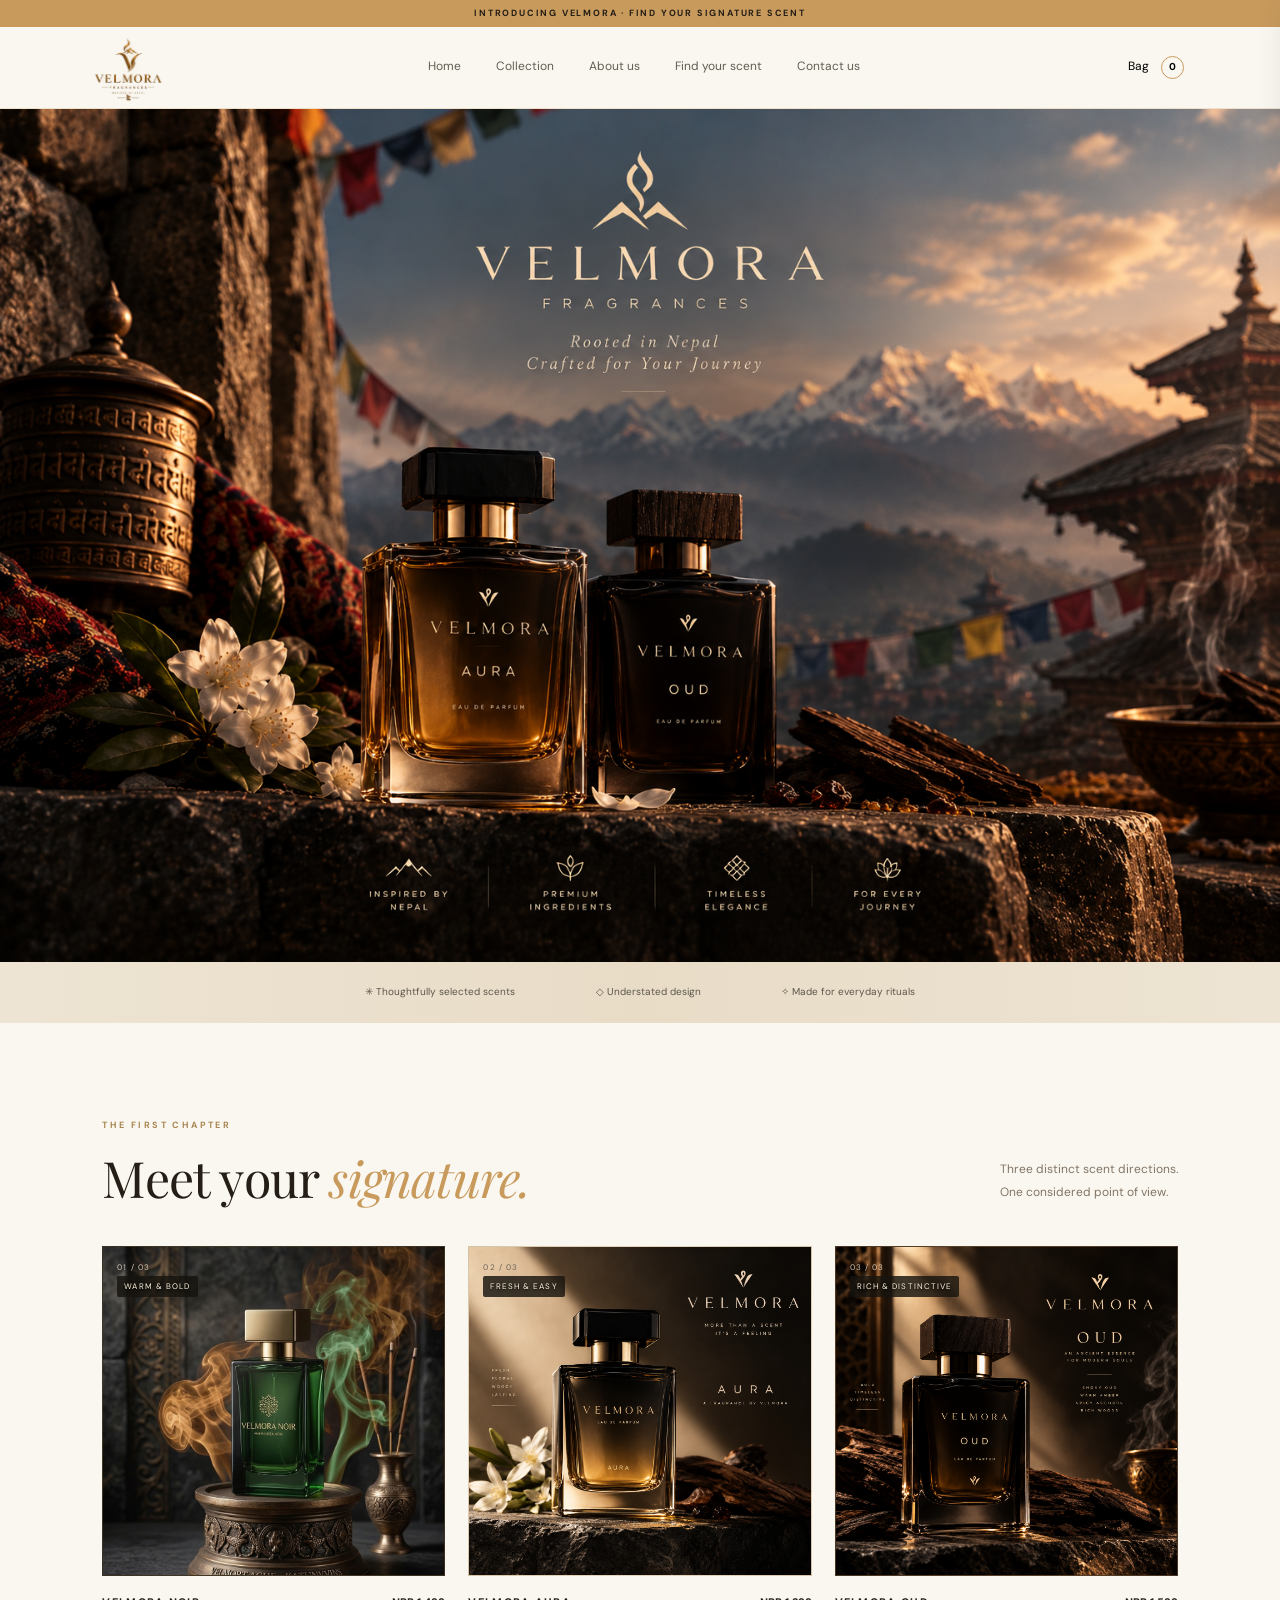
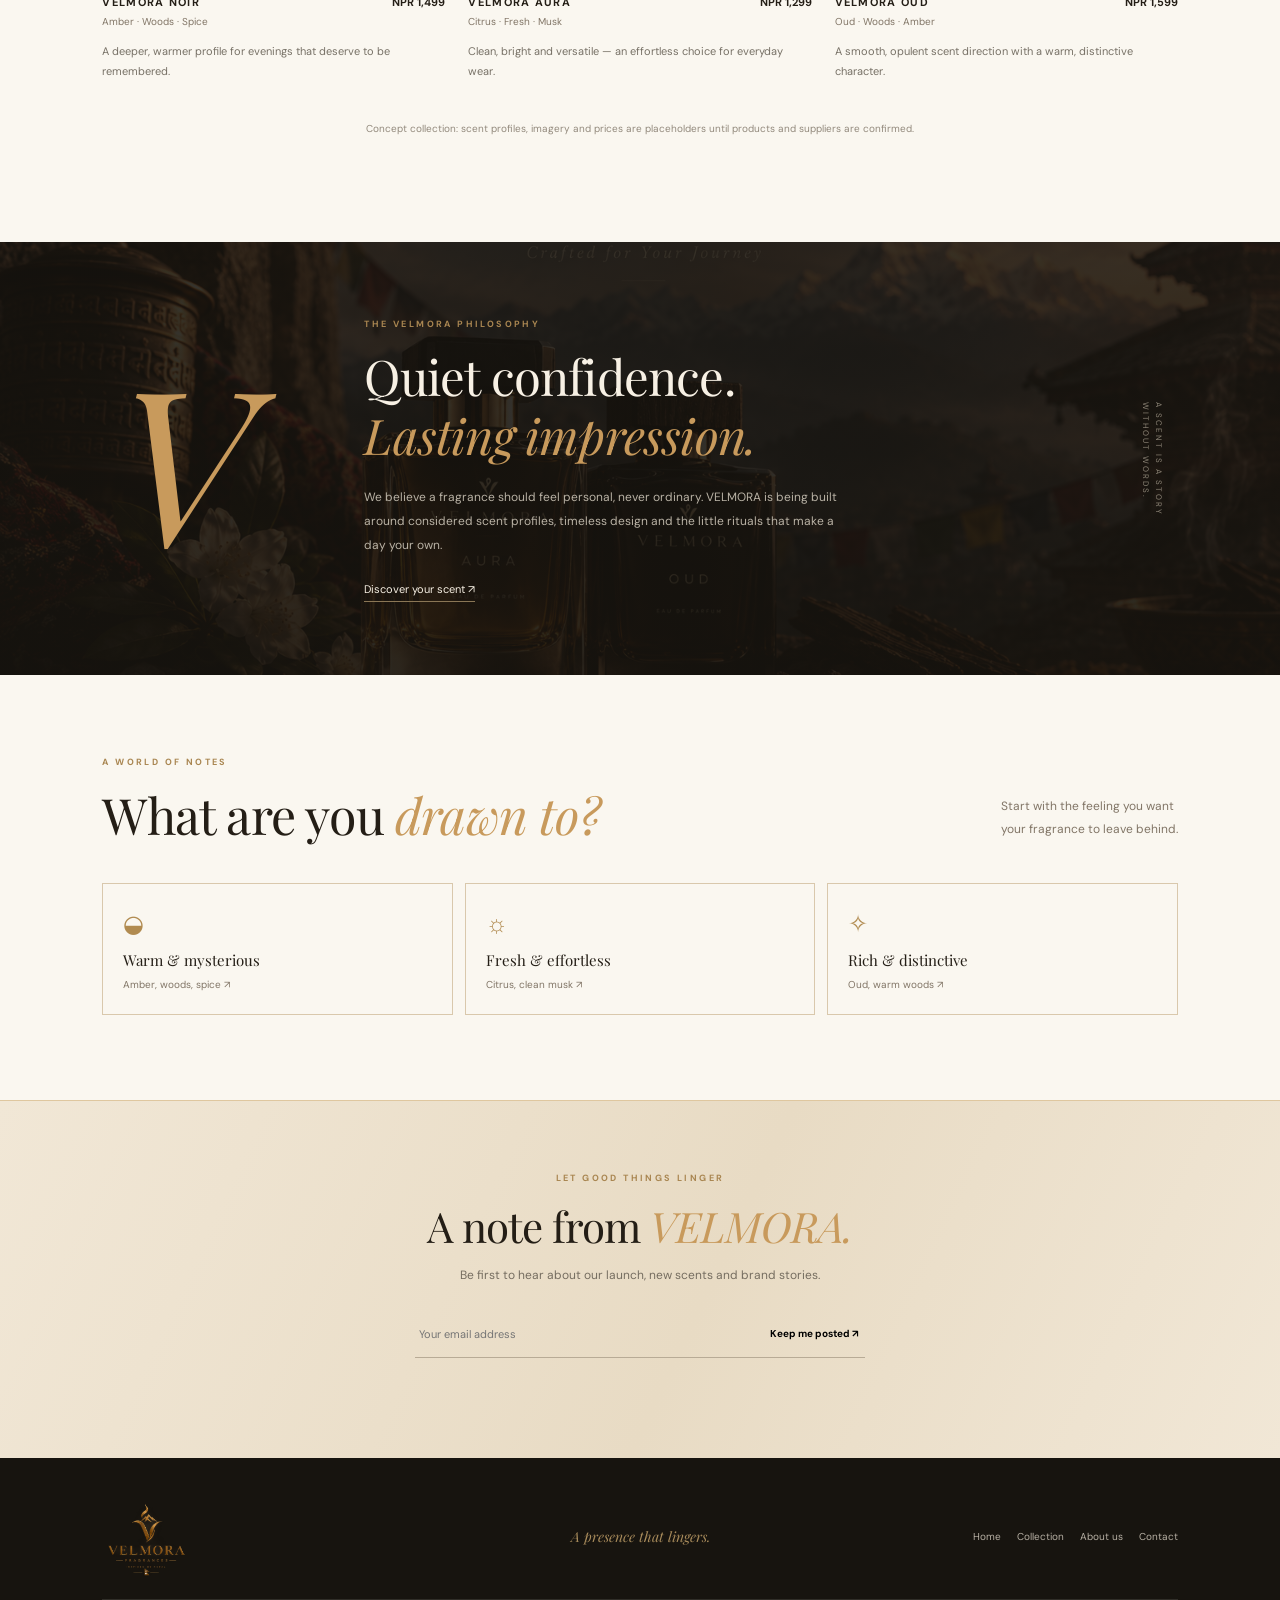
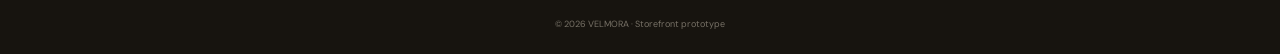
<file: index.html>
<!DOCTYPE html>
<html lang="en">
  <head>
    <meta charset="UTF-8" />
    <meta name="viewport" content="width=device-width, initial-scale=1" />
    <meta
      name="description"
      content="VELMORA fragrances — a presence that lingers."
    />
    <title>VELMORA — A Presence That Lingers</title>
    <link rel="preconnect" href="https://fonts.googleapis.com" />
    <link
      href="https://fonts.googleapis.com/css2?family=DM+Sans:wght@400;500;600;700&family=Playfair+Display:ital,wght@0,400;0,500;1,400;1,500&display=swap"
      rel="stylesheet"
    />
    <link rel="icon" type="image/png" href="vel_logo.png" />
    <link rel="stylesheet" href="style.css" />
  </head>

  <body>
    <div class="announcement">
      INTRODUCING VELMORA · FIND YOUR SIGNATURE SCENT
    </div>

    <header class="header">
      <a class="brand" href="#home">
        <img
          class="brand-logo"
          src="vel_logo.png"
          alt="VELMORA Fragrances — inspired by Nepal"
        />
      </a>

      <button class="menu-toggle" id="menuToggle" aria-label="Toggle menu">
        ☰
      </button>

      <nav id="nav">
        <a href="#home">Home</a>
        <a href="#collection">Collection</a>
        <a href="#story">About us</a>
        <a href="#notes">Find your scent</a>
        <a href="#contact">Contact us</a>
      </nav>

      <button class="bag-button" id="openCart">
        Bag <b id="count">0</b>
      </button>
    </header>

    <main>
      <section class="hero" id="home">
        <img
          class="hero-image"
          src="vel_main.png"
          alt="VELMORA Fragrances — inspired by Nepal"
        />
      </section>

      <section class="values">
        <span>✳ Thoughtfully selected scents</span>
        <span>◇ Understated design</span>
        <span>✧ Made for everyday rituals</span>
      </section>

      <section class="section" id="collection">
        <div class="section-heading">
          <div>
            <p class="eyebrow">THE FIRST CHAPTER</p>
            <h2>Meet your <em>signature.</em></h2>
          </div>
          <p>
            Three distinct scent directions.<br />
            One considered point of view.
          </p>
        </div>

        <div class="products">
          <article class="product">
            <div class="product-art noir">
              <span class="number">01 / 03</span>
              <span class="tag">WARM & BOLD</span>
              <img
                class="product-image"
                src="vel_noir.jpeg"
                alt="VELMORA Noir perfume bottle"
              />
              <button class="add" data-add="noir">
                Add to bag <span>＋</span>
              </button>
            </div>
            <div class="product-row">
              <div>
                <h3>VELMORA NOIR</h3>
                <p>Amber · Woods · Spice</p>
              </div>
              <b>NPR 1,499</b>
            </div>
            <p class="description">
              A deeper, warmer profile for evenings that deserve to be remembered.
            </p>
          </article>

          <article class="product">
            <div class="product-art aura">
              <span class="number">02 / 03</span>
              <span class="tag">FRESH & EASY</span>
              <img
                class="product-image"
                src="vel_aura.png"
                alt="VELMORA Aura perfume bottle"
              />
              <button class="add" data-add="aura">
                Add to bag <span>＋</span>
              </button>
            </div>
            <div class="product-row">
              <div>
                <h3>VELMORA AURA</h3>
                <p>Citrus · Fresh · Musk</p>
              </div>
              <b>NPR 1,299</b>
            </div>
            <p class="description">
              Clean, bright and versatile — an effortless choice for everyday wear.
            </p>
          </article>

          <article class="product">
            <div class="product-art oud">
              <span class="number">03 / 03</span>
              <span class="tag">RICH & DISTINCTIVE</span>
              <img
                class="product-image"
                src="vel_oud.png"
                alt="VELMORA Oud perfume bottle"
              />
              <button class="add" data-add="oud">
                Add to bag <span>＋</span>
              </button>
            </div>
            <div class="product-row">
              <div>
                <h3>VELMORA OUD</h3>
                <p>Oud · Woods · Amber</p>
              </div>
              <b>NPR 1,599</b>
            </div>
            <p class="description">
              A smooth, opulent scent direction with a warm, distinctive character.
            </p>
          </article>
        </div>

        <p class="note">
          Concept collection: scent profiles, imagery and prices are placeholders
          until products and suppliers are confirmed.
        </p>
      </section>

      <section class="manifesto" id="story">
        <div class="big-v">V</div>
        <div>
          <p class="eyebrow">THE VELMORA PHILOSOPHY</p>
          <h2>
            Quiet confidence.<br />
            <em>Lasting impression.</em>
          </h2>
          <p>
            We believe a fragrance should feel personal, never ordinary. VELMORA
            is being built around considered scent profiles, timeless design and
            the little rituals that make a day your own.
          </p>
          <a class="light-link" href="#notes">Discover your scent ↗</a>
        </div>
        <small>A SCENT IS A STORY<br />WITHOUT WORDS.</small>
      </section>

      <section class="section notes" id="notes">
        <div class="section-heading">
          <div>
            <p class="eyebrow">A WORLD OF NOTES</p>
            <h2>What are you <em>drawn to?</em></h2>
          </div>
          <p>
            Start with the feeling you want<br />
            your fragrance to leave behind.
          </p>
        </div>

        <div class="note-grid">
          <button data-note="noir">
            <span>◒</span>
            <strong>Warm & mysterious</strong>
            <small>Amber, woods, spice ↗</small>
          </button>
          <button data-note="aura">
            <span>☼</span>
            <strong>Fresh & effortless</strong>
            <small>Citrus, clean musk ↗</small>
          </button>
          <button data-note="oud">
            <span>✧</span>
            <strong>Rich & distinctive</strong>
            <small>Oud, warm woods ↗</small>
          </button>
        </div>
      </section>

      <section class="newsletter">
        <p class="eyebrow">LET GOOD THINGS LINGER</p>
        <h2>A note from <em>VELMORA.</em></h2>
        <p>
          Be first to hear about our launch, new scents and brand stories.
        </p>

        <form id="newsletter">
          <input
            type="email"
            id="email"
            placeholder="Your email address"
            required
          />
          <button>Keep me posted ↗</button>
        </form>
        <small id="newsMessage"></small>
      </section>
    </main>

    <footer id="contact">
      <a class="brand" href="#home">
        <img
          class="brand-logo"
          src="vel_logo.png"
          alt="VELMORA Fragrances — inspired by Nepal"
        />
      </a>
      <p>A presence that lingers.</p>
      <div>
        <a href="#home">Home</a>
        <a href="#collection">Collection</a>
        <a href="#story">About us</a>
        <a href="mailto:ashishbasnet768@gmail.com">Contact</a>
      </div>
      <small>© <span id="year"></span> VELMORA · Storefront prototype</small>
    </footer>

    <div class="shade" id="shade"></div>

    <aside class="cart" id="cart">
      <div class="cart-head">
        <div>
          <p class="eyebrow">YOUR SELECTION</p>
          <h2>Your bag <small id="bagCount">(0)</small></h2>
        </div>
        <button id="closeCart" aria-label="Close cart">×</button>
      </div>

      <div id="cartItems" class="cart-items"></div>

      <div class="cart-bottom">
        <div>
          <span>Subtotal</span>
          <strong id="subtotal">NPR 0</strong>
        </div>
        <p>Delivery fees, if any, are not included.</p>
        <button class="gold-button" id="checkout">Continue to order ↗</button>
        <small>Demo only — no payment is processed.</small>
      </div>
    </aside>

    <dialog id="orderDialog">
      <button class="dialog-close" id="closeDialog">×</button>
      <p class="eyebrow">VELMORA ORDER ENQUIRY</p>
      <h2>Almost <em>yours.</em></h2>
      <p class="dialog-intro">
        This demo creates a sample order summary only. It does not send an order
        or process payment.
      </p>

      <form id="orderForm">
        <label>
          Full name
          <input id="customerName" required placeholder="Your name" />
        </label>
        <label>
          Phone number
          <input
            id="phone"
            required
            placeholder="98XXXXXXXX"
            inputmode="tel"
          />
        </label>
        <label>
          Delivery address
          <textarea
            id="address"
            required
            rows="2"
            placeholder="Your address in Nepal"
          ></textarea>
        </label>
        <button class="gold-button">Create sample order ↗</button>
      </form>

      <p id="orderResult"></p>
    </dialog>

    <div class="toast" id="toast"></div>

    <script src="script.js"></script>
  </body>
</html>
</file>
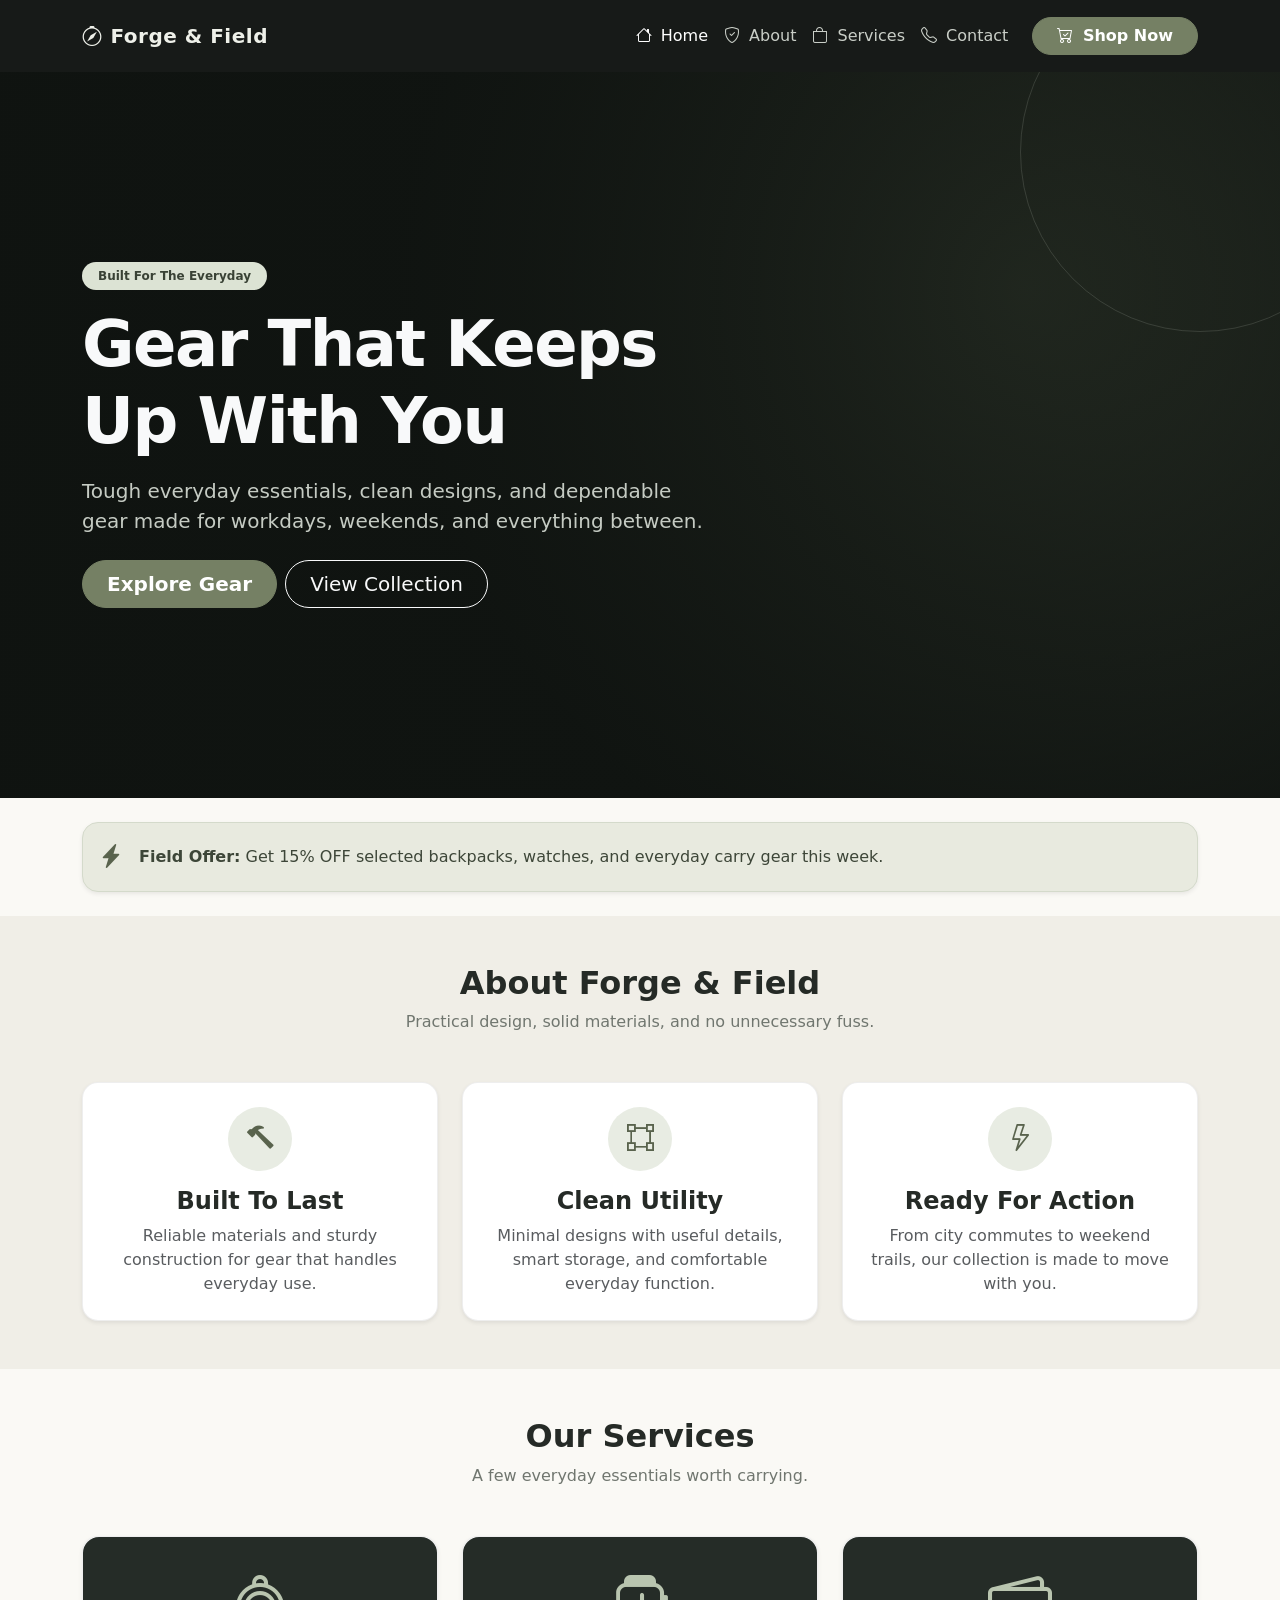
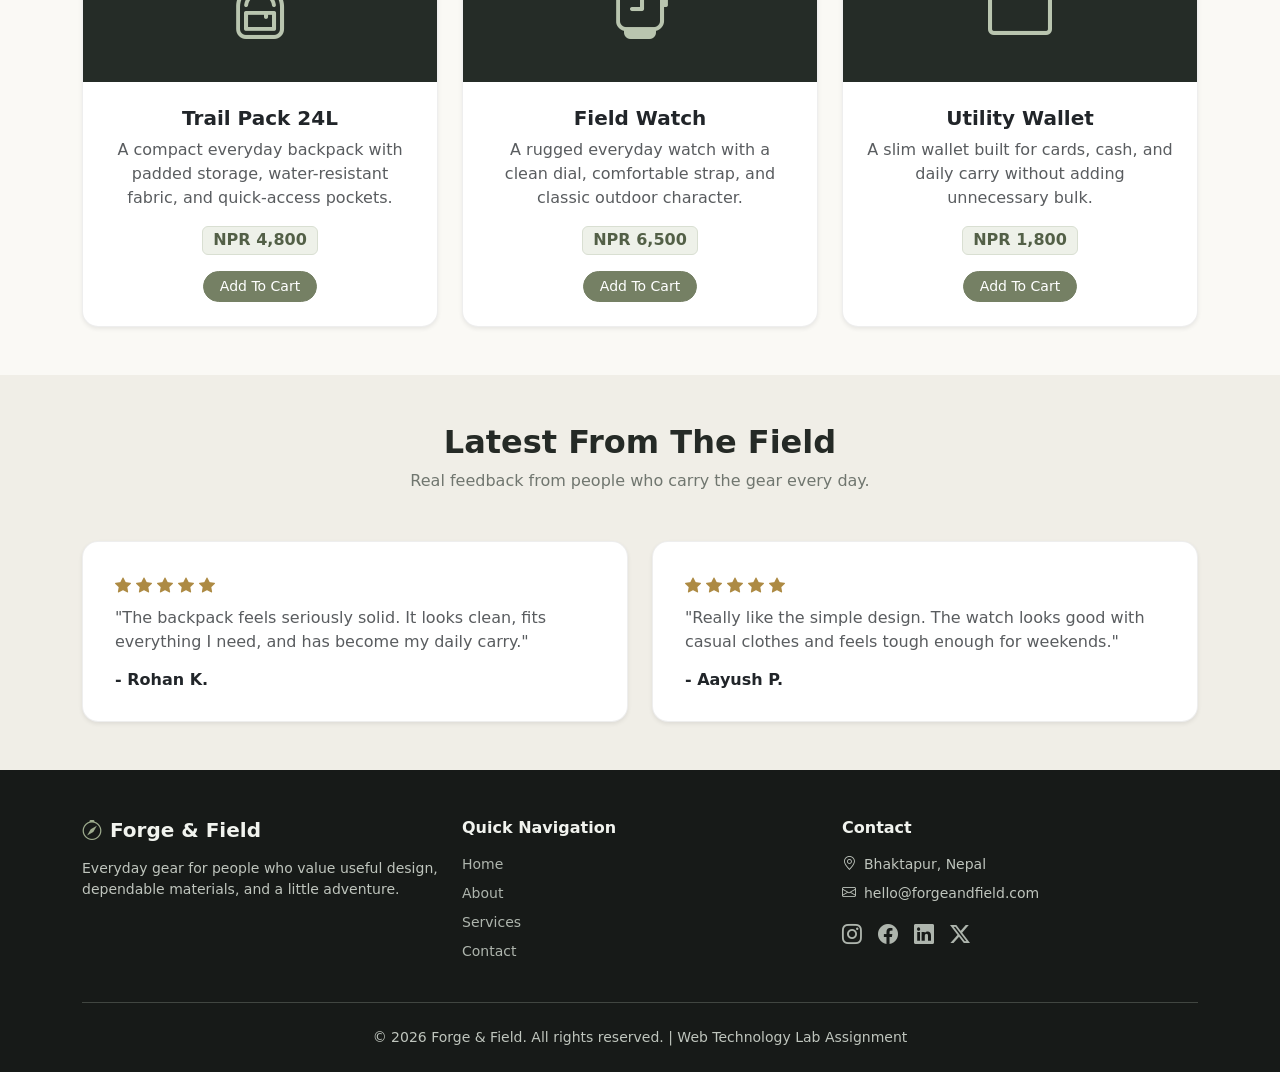
<file: 18..ashish.html>
<!DOCTYPE html>
<html lang="en">
<head>
    <meta charset="UTF-8">
    <meta name="viewport" content="width=device-width, initial-scale=1.0">
    <title>Forge & Field - Men's Gear</title>
    <link href="https://cdn.jsdelivr.net/npm/bootstrap@5.3.3/dist/css/bootstrap.min.css" rel="stylesheet">
    <link href="https://cdn.jsdelivr.net/npm/bootstrap-icons@1.11.3/font/bootstrap-icons.min.css" rel="stylesheet">
    <link rel="stylesheet" href="forge-field.css">
</head>
<body>
<nav class="navbar navbar-expand-lg navbar-dark sticky-top py-3">
    <div class="container">
        <a class="navbar-brand fw-bold" href="#home">
            <i class="bi bi-compass me-2"></i>Forge & Field
        </a>
        <button class="navbar-toggler" type="button" data-bs-toggle="collapse"
            data-bs-target="#navbarNav" aria-label="Toggle navigation">
            <span class="navbar-toggler-icon"></span>
        </button>
        <div class="collapse navbar-collapse" id="navbarNav">
            <ul class="navbar-nav ms-auto align-items-center">
                <li class="nav-item">
                    <a class="nav-link active" href="#home">
                        <i class="bi bi-house me-1"></i> Home
                    </a>
                </li>
                <li class="nav-item">
                    <a class="nav-link" href="#about">
                        <i class="bi bi-shield-check me-1"></i> About
                    </a>
                </li>
                <li class="nav-item">
                    <a class="nav-link" href="#products">
                        <i class="bi bi-bag me-1"></i> Services
                    </a>
                </li>
                <li class="nav-item me-lg-3">
                    <a class="nav-link" href="#contact">
                        <i class="bi bi-telephone me-1"></i> Contact
                    </a>
                </li>
                <li class="nav-item mt-2 mt-lg-0">
                    <button class="btn btn-olive rounded-pill px-4 fw-semibold"
                        data-bs-toggle="modal" data-bs-target="#orderModal">
                        <i class="bi bi-cart-check me-1"></i> Shop Now
                    </button>
                </li></ul></div></div></nav>
<section id="home" class="hero-section text-light">
    <div class="container py-5">
        <div class="row align-items-center min-vh-75">
            <div class="col-lg-7">
                <span class="badge hero-badge rounded-pill px-3 py-2 mb-3">
                    Built For The Everyday
                </span>
                <h1 class="display-3 fw-bold mb-3">
                    Gear That Keeps Up With You
                </h1>
                <p class="lead mb-4">
                    Tough everyday essentials, clean designs, and dependable gear
                    made for workdays, weekends, and everything between.
                </p>
                <div class="d-grid gap-2 d-sm-flex">
                    <button class="btn btn-olive btn-lg px-4 rounded-pill fw-semibold"
                        data-bs-toggle="modal" data-bs-target="#orderModal">
                        Explore Gear
                    </button>
                    <a href="#products" class="btn btn-outline-light btn-lg px-4 rounded-pill">
                        View Collection
                    </a></div></div></div></div></section>
<div class="container my-4">
    <div class="alert offer-alert rounded-4 shadow-sm d-flex align-items-center" role="alert">
        <i class="bi bi-lightning-charge-fill me-3 fs-4"></i>
        <div>
            <strong>Field Offer:</strong>
            Get 15% OFF selected backpacks, watches, and everyday carry gear this week.</div></div></div>
<section id="about" class="py-5 section-muted">
    <div class="container">
        <div class="text-center mb-5">
            <h2 class="fw-bold">About Forge & Field</h2>
            <p class="section-subtitle">
                Practical design, solid materials, and no unnecessary fuss.
            </p></div>
        <div class="row g-4 text-center">
            <div class="col-12 col-md-4">
                <div class="feature-card p-4 rounded-4 shadow-sm h-100">
                    <div class="feature-icon mb-3">
                        <i class="bi bi-hammer"></i></div>
                    <h4 class="fw-semibold">Built To Last</h4>
                    <p class="text-muted mb-0">
                        Reliable materials and sturdy construction for gear
                        that handles everyday use.
                    </p></div></div>
            <div class="col-12 col-md-4">
                <div class="feature-card p-4 rounded-4 shadow-sm h-100">
                    <div class="feature-icon mb-3">
                        <i class="bi bi-bounding-box"></i></div>
                    <h4 class="fw-semibold">Clean Utility</h4>
                    <p class="text-muted mb-0">
                        Minimal designs with useful details, smart storage,
                        and comfortable everyday function.
                    </p></div></div>
            <div class="col-12 col-md-4">
                <div class="feature-card p-4 rounded-4 shadow-sm h-100">
                    <div class="feature-icon mb-3">
                        <i class="bi bi-lightning"></i></div>
                    <h4 class="fw-semibold">Ready For Action</h4>
                    <p class="text-muted mb-0">
                        From city commutes to weekend trails, our collection
                        is made to move with you.
                    </p></div></div></div></div></section>
<section id="products" class="py-5">
    <div class="container">
        <div class="text-center mb-5">
            <h2 class="fw-bold">Our Services</h2>
            <p class="section-subtitle">
                A few everyday essentials worth carrying.
            </p></div>
        <div class="row g-4">
            <div class="col-12 col-md-6 col-lg-4">
                <div class="card product-card h-100 border-0 shadow-sm rounded-4">
                    <div class="product-icon">
                        <i class="bi bi-backpack"></i></div>
                    <div class="card-body p-4 text-center">
                        <h5 class="card-title fw-bold">Trail Pack 24L</h5>
                        <p class="card-text text-muted">
                            A compact everyday backpack with padded storage,
                            water-resistant fabric, and quick-access pockets.
                        </p>
                        <span class="badge price-badge mb-3 fs-6">NPR 4,800</span><br>
                        <button class="btn btn-sm btn-olive rounded-pill px-3"
                            data-bs-toggle="modal" data-bs-target="#orderModal">
                            Add To Cart
                        </button></div></div></div>
            <div class="col-12 col-md-6 col-lg-4">
                <div class="card product-card h-100 border-0 shadow-sm rounded-4">
                    <div class="product-icon">
                        <i class="bi bi-smartwatch"></i></div>
                    <div class="card-body p-4 text-center">
                        <h5 class="card-title fw-bold">Field Watch</h5>
                        <p class="card-text text-muted">
                            A rugged everyday watch with a clean dial,
                            comfortable strap, and classic outdoor character.
                        </p>
                        <span class="badge price-badge mb-3 fs-6">NPR 6,500</span><br>
                        <button class="btn btn-sm btn-olive rounded-pill px-3"
                            data-bs-toggle="modal" data-bs-target="#orderModal">
                            Add To Cart
                        </button></div></div></div>
            <div class="col-12 col-md-6 col-lg-4">
                <div class="card product-card h-100 border-0 shadow-sm rounded-4">
                    <div class="product-icon">
                        <i class="bi bi-wallet2"></i></div>
                    <div class="card-body p-4 text-center">
                        <h5 class="card-title fw-bold">Utility Wallet</h5>
                        <p class="card-text text-muted">
                            A slim wallet built for cards, cash, and daily carry
                            without adding unnecessary bulk.
                        </p>
                        <span class="badge price-badge mb-3 fs-6">NPR 1,800</span><br>
                        <button class="btn btn-sm btn-olive rounded-pill px-3"
                            data-bs-toggle="modal" data-bs-target="#orderModal">
                            Add To Cart
                        </button></div></div></div></div></div></section>
<section id="reviews" class="py-5 section-muted">
    <div class="container">
        <div class="text-center mb-5">
            <h2 class="fw-bold">Latest From The Field</h2>
            <p class="section-subtitle">
                Real feedback from people who carry the gear every day.
            </p></div>
        <div class="row g-4">
            <div class="col-12 col-md-6">
                <div class="card review-card border-0 shadow-sm rounded-4 p-3">
                    <div class="card-body">
                        <div class="text-warning mb-2">
                            <i class="bi bi-star-fill"></i>
                            <i class="bi bi-star-fill"></i>
                            <i class="bi bi-star-fill"></i>
                            <i class="bi bi-star-fill"></i>
                            <i class="bi bi-star-fill"></i></div>
                        <p class="card-text text-muted">
                            "The backpack feels seriously solid. It looks clean,
                            fits everything I need, and has become my daily carry."
                        </p>
                        <h6 class="fw-bold mb-0">- Rohan K.</h6></div></div></div>
            <div class="col-12 col-md-6">
                <div class="card review-card border-0 shadow-sm rounded-4 p-3">
                    <div class="card-body">
                        <div class="text-warning mb-2">
                            <i class="bi bi-star-fill"></i>
                            <i class="bi bi-star-fill"></i>
                            <i class="bi bi-star-fill"></i>
                            <i class="bi bi-star-fill"></i>
                            <i class="bi bi-star-fill"></i></div>
                        <p class="card-text text-muted">
                            "Really like the simple design. The watch looks good
                            with casual clothes and feels tough enough for weekends."
                        </p>
                        <h6 class="fw-bold mb-0">- Aayush P.</h6></div></div></div></div></div></section>
<div class="modal fade" id="orderModal" tabindex="-1"
    aria-labelledby="orderModalLabel" aria-hidden="true">
    <div class="modal-dialog modal-dialog-centered">
        <div class="modal-content rounded-4">
            <div class="modal-header border-0">
                <h5 class="modal-title fw-bold" id="orderModalLabel">
                    <i class="bi bi-bag-check me-2"></i>Reserve Your Gear
                </h5>
                <button type="button" class="btn-close"
                    data-bs-dismiss="modal" aria-label="Close"></button></div>
            <div class="modal-body">
                <form>
                    <div class="mb-3">
                        <label class="form-label small fw-semibold">Your Name</label>
                        <input type="text" class="form-control"
                            placeholder="e.g. Ashish B." required></div>
                    <div class="mb-3">
                        <label class="form-label small fw-semibold">Phone Number</label>
                        <input type="tel" class="form-control"
                            placeholder="98XXXXXXXX" required></div>
                    <div class="mb-3">
                        <label class="form-label small fw-semibold">Select Gear</label>
                        <select class="form-select" required>
                            <option selected disabled>Choose gear...</option>
                            <option>Trail Pack 24L</option>
                            <option>Field Watch</option>
                            <option>Utility Wallet</option>
                        </select></div>
                    <div class="row">
                        <div class="col-6 mb-3">
                            <label class="form-label small fw-semibold">Date</label>
                            <input type="date" class="form-control" required></div>
                        <div class="col-6 mb-3">
                            <label class="form-label small fw-semibold">Quantity</label>
                            <input type="number" class="form-control"
                                min="1" value="1" required></div></div>
                    <button type="submit"
                        class="btn btn-olive w-100 rounded-pill py-2 fw-semibold">
                        Confirm Order
                    </button></form></div></div></div></div>
<footer id="contact" class="pt-5 pb-4">
    <div class="container">
        <div class="row g-4">
            <div class="col-12 col-md-4">
                <h5 class="fw-bold mb-3">
                    <i class="bi bi-compass me-2"></i>Forge & Field
                </h5>
                <p class="small">
                    Everyday gear for people who value useful design,
                    dependable materials, and a little adventure.
                </p></div>
            <div class="col-6 col-md-4">
                <h6 class="fw-bold mb-3">Quick Navigation</h6>
                <ul class="list-unstyled small">
                    <li class="mb-2"><a href="#home">Home</a></li>
                    <li class="mb-2"><a href="#about">About</a></li>
                    <li class="mb-2"><a href="#products">Services</a></li>
                    <li class="mb-2"><a href="#contact">Contact</a></li></ul></div>
            <div class="col-6 col-md-4">
                <h6 class="fw-bold mb-3">Contact</h6>
                <p class="small mb-2">
                    <i class="bi bi-geo-alt me-2"></i>Bhaktapur, Nepal
                </p>
                <p class="small mb-3">
                    <i class="bi bi-envelope me-2"></i>hello@forgeandfield.com
                </p>
                <div class="d-flex gap-3 fs-5">
                    <a href="#"><i class="bi bi-instagram"></i></a>
                    <a href="#"><i class="bi bi-facebook"></i></a>
                    <a href="#"><i class="bi bi-linkedin"></i></a>
                    <a href="#"><i class="bi bi-twitter-x"></i></a></div></div></div>
        <hr class="my-4">
        <div class="text-center small">
            &copy; 2026 Forge & Field. All rights reserved. |
            Web Technology Lab Assignment</div></div></footer>
<script src="https://cdn.jsdelivr.net/npm/bootstrap@5.3.3/dist/js/bootstrap.bundle.min.js"></script>
</body>
</html>
</file>
<file: style.css>
:root {
  --black: #17140f;
  --gold: #c89a5c;
  --gold2: #e4c28b;
  --paper: #faf7f0;
  --ink: #241e16;
  --muted: #817566;
  --line: #e4d9c7;
  --serif: 'Playfair Display', Georgia, serif;
  --sans: 'DM Sans', Arial, sans-serif;
}

* {
  box-sizing: border-box;
}

html {
  scroll-behavior: smooth;
  scroll-padding-top: 90px;
}

body {
  margin: 0;
  background: var(--paper);
  color: var(--ink);
  font: 14px/1.65 var(--sans);
}

a {
  color: inherit;
  text-decoration: none;
}

button,
input,
textarea {
  font: inherit;
}

button {
  cursor: pointer;
}

.announcement {
  background: var(--gold);
  text-align: center;
  padding: 6px 10px;
  font-size: 9px;
  font-weight: 700;
  letter-spacing: 1.8px;
}

.header {
  height: 82px;
  padding: 0 7%;
  display: flex;
  align-items: center;
  justify-content: space-between;
  background: rgb(250 247 240 / 96%);
  border-bottom: 1px solid rgb(200 154 92 / 24%);
  position: sticky;
  top: 0;
  z-index: 10;
}

.brand {
  display: flex;
  align-items: center;
  flex: 0 0 auto;
}

.brand-logo {
  display: block;
  width: 76px;
  height: 76px;
  object-fit: contain;
}

.monogram {
  font: italic 36px var(--serif);
  color: var(--gold);
}

nav {
  display: flex;
  gap: 35px;
  font-size: 12px;
  color: #625d53;
}

nav a:hover,
footer a:hover {
  color: #b1874c;
}

.bag-button {
  border: 0;
  background: none;
  font-size: 12px;
}

.bag-button b {
  display: inline-grid;
  place-items: center;
  width: 23px;
  height: 23px;
  border: 1px solid var(--gold);
  border-radius: 50%;
  margin-left: 9px;
  font-size: 10px;
}

.menu-toggle {
  display: none;
}

.hero {
  background: var(--black);
  overflow: hidden;
}

.hero-image {
  display: block;
  width: 100%;
  height: auto;
}

.eyebrow {
  font-size: 9px;
  letter-spacing: 2.4px;
  color: #a98651;
  font-weight: 700;
  margin: 0 0 15px;
}

h2 em {
  color: var(--gold);
  font-weight: 400;
}

.gold-button {
  display: inline-flex;
  align-items: center;
  justify-content: space-between;
  gap: 22px;
  background: var(--gold);
  border: 0;
  color: #1c1811;
  padding: 14px 19px;
  font-size: 10px;
  font-weight: 700;
  letter-spacing: 0.4px;
}

.gold-button:hover {
  background: var(--gold2);
}

.values {
  background: linear-gradient(90deg, #eee4d3, #e8dcc7 50%, #eee4d3);
  display: flex;
  justify-content: center;
  gap: 7%;
  flex-wrap: wrap;
  padding: 22px 5%;
  font-size: 10px;
  color: #5d564b;
}

.section {
  padding: 95px 8%;
}

.section-heading {
  display: flex;
  align-items: end;
  justify-content: space-between;
  gap: 25px;
  margin-bottom: 38px;
}

.section-heading h2,
.manifesto h2,
.newsletter h2 {
  font: 400 clamp(35px, 4vw, 50px) / 1.2 var(--serif);
  margin: 0;
  letter-spacing: -0.8px;
}

.section-heading > p {
  font-size: 12px;
  color: var(--muted);
  margin: 0 0 4px;
  line-height: 1.9;
}

.products {
  display: grid;
  grid-template-columns: repeat(3, minmax(0, 1fr));
  gap: 23px;
}

.product-art {
  height: 330px;
  position: relative;
  display: grid;
  place-items: center;
  overflow: hidden;
  border: 1px solid rgb(200 154 92 / 20%);
}

.noir {
  background: radial-gradient(ellipse, #59472e, #29251d 48%, #171612);
}

.aura {
  background: radial-gradient(ellipse, #fffdf6, #e8e0d2 70%, #d7cbb7);
}

.oud {
  background: radial-gradient(ellipse, #7c5934, #49321f 55%, #251a12);
}

.noir .product-image,
.aura .product-image,
.oud .product-image {
  position: absolute;
  inset: 0;
  width: 100%;
  height: 100%;
  object-fit: cover;
  transition: transform 0.35s;
}

.number,
.tag {
  position: absolute;
  z-index: 1;
  top: 14px;
  font-size: 8px;
  letter-spacing: 1.1px;
  color: #d2c6b2;
}

.number {
  left: 14px;
}

.tag {
  left: 14px;
  top: 29px;
}

.tag {
  padding: 4px 7px;
  background: rgb(23 20 15 / 82%);
  border-radius: 2px;
  color: #fff4df;
  text-shadow: 0 1px 3px #000;
}

.aura .number {
  color: #6a6257;
}

.product:hover .product-image {
  transform: scale(1.035);
}

.add {
  position: absolute;
  z-index: 1;
  bottom: 12px;
  left: 12px;
  right: 12px;
  border: 0;
  background: #faf5e9;
  padding: 11px 13px;
  display: flex;
  justify-content: space-between;
  font-size: 10px;
  opacity: 0;
  transform: translateY(6px);
  transition: 0.2s;
}

.product:hover .add,
.add:focus {
  opacity: 1;
  transform: none;
}

.product-row {
  display: flex;
  justify-content: space-between;
  gap: 8px;
  margin-top: 17px;
}

.product-row h3 {
  font-size: 11px;
  letter-spacing: 1.3px;
  margin: 0 0 3px;
}

.product-row p {
  font-size: 10px;
  color: var(--muted);
  margin: 0;
}

.product-row > b {
  font-size: 11px;
  white-space: nowrap;
}

.description {
  font-size: 11px;
  color: #777166;
  line-height: 1.8;
  margin-top: 12px;
}

.note {
  text-align: center;
  color: #92897c;
  font-size: 10px;
  margin-top: 28px;
}

.manifesto {
  background:
    linear-gradient(rgb(23 20 15 / 86%), rgb(23 20 15 / 91%)),
    url('../vel_main.png') center 58% / cover no-repeat;
  color: #f7f0e4;
  padding: 75px 9%;
  display: grid;
  grid-template-columns: 0.7fr 2fr 0.5fr;
  gap: 35px;
  align-items: center;
}

.big-v {
  font: italic clamp(120px, 17vw, 220px) / 1 var(--serif);
  color: var(--gold);
}

.manifesto h2 {
  font-size: clamp(35px, 4vw, 49px);
}

.manifesto div:nth-child(2) > p:not(.eyebrow) {
  max-width: 480px;
  color: #b9b2a5;
  font-size: 12px;
  line-height: 2;
  margin: 20px 0;
}

.light-link {
  font-size: 11px;
  border-bottom: 1px solid #8a7655;
  padding-bottom: 5px;
}

.manifesto > small {
  writing-mode: vertical-rl;
  font-size: 8px;
  letter-spacing: 2px;
  color: #8d8577;
}

.notes {
  padding-top: 80px;
  padding-bottom: 85px;
}

.note-grid {
  display: grid;
  grid-template-columns: repeat(3, 1fr);
  gap: 12px;
}

.note-grid button {
  display: flex;
  flex-direction: column;
  align-items: flex-start;
  text-align: left;
  gap: 7px;
  background: transparent;
  border: 1px solid #d9c8ac;
  padding: 20px;
  color: var(--ink);
}

.note-grid button:hover {
  background: #f2e7d4;
  border-color: var(--gold);
}

.note-grid span {
  font-size: 24px;
  color: #b18b50;
}

.note-grid strong {
  font: 15px var(--serif);
}

.note-grid small {
  font-size: 10px;
  color: var(--muted);
}

.newsletter {
  text-align: center;
  background: linear-gradient(115deg, #f1e7d6, #e8dbc4 55%, #f1e7d6);
  padding: 70px 20px;
  border-top: 1px solid #dfc79f;
}

.newsletter h2 {
  font-size: 42px;
}

.newsletter > p:not(.eyebrow) {
  font-size: 12px;
  color: #756d60;
  margin: 15px 0 25px;
}

.newsletter form {
  display: flex;
  max-width: 450px;
  margin: auto;
  border-bottom: 1px solid #b8ab96;
}

.newsletter input {
  flex: 1;
  min-width: 0;
  border: 0;
  background: transparent;
  padding: 14px 4px;
  outline-color: var(--gold);
  font-size: 11px;
}

.newsletter button {
  border: 0;
  background: none;
  font-size: 10px;
  font-weight: 700;
  white-space: nowrap;
}

.newsletter > small {
  display: block;
  min-height: 20px;
  color: #765d33;
  font-size: 10px;
  margin-top: 10px;
}

footer {
  background: var(--black);
  color: #b7b0a4;
  padding: 35px 8% 22px;
  display: grid;
  grid-template-columns: 1fr 1fr 1fr;
  align-items: center;
  gap: 18px;
}

footer .brand {
  color: #eee5d7;
}

footer .brand-logo {
  width: 88px;
  height: 88px;
}

footer > p {
  text-align: center;
  font: italic 14px var(--serif);
  color: #a88b5b;
}

footer > div {
  display: flex;
  justify-content: flex-end;
  gap: 16px;
  font-size: 10px;
}

footer > small {
  grid-column: 1 / -1;
  text-align: center;
  border-top: 1px solid #302e28;
  padding-top: 17px;
  color: #777166;
  font-size: 9px;
}

.shade {
  position: fixed;
  inset: 0;
  background: #0008;
  z-index: 19;
  opacity: 0;
  visibility: hidden;
  transition: 0.25s;
}

.shade.show {
  opacity: 1;
  visibility: visible;
}

.cart {
  position: fixed;
  z-index: 20;
  top: 0;
  right: 0;
  width: min(420px, 100%);
  height: 100dvh;
  background: var(--paper);
  padding: 25px;
  display: flex;
  flex-direction: column;
  transform: translateX(105%);
  transition: 0.3s;
  box-shadow: -10px 0 35px #0002;
}

.cart.show {
  transform: translateX(0);
}

.cart-head {
  display: flex;
  justify-content: space-between;
  align-items: center;
  border-bottom: 1px solid var(--line);
  padding-bottom: 16px;
}

.cart-head .eyebrow {
  margin-bottom: 4px;
}

.cart-head h2 {
  font: 30px var(--serif);
  margin: 0;
}

.cart-head h2 small {
  font: 12px var(--sans);
  color: var(--muted);
}

.cart-head button,
.dialog-close {
  border: 0;
  background: none;
  font-size: 28px;
}

.cart-items {
  flex: 1;
  overflow: auto;
}

.empty {
  display: grid;
  place-items: center;
  text-align: center;
  min-height: 240px;
  color: var(--muted);
  font-size: 12px;
}

.empty b {
  font: italic 48px var(--serif);
  color: var(--gold);
}

.cart-item {
  display: grid;
  grid-template-columns: 55px 1fr auto;
  gap: 12px;
  align-items: center;
  padding: 17px 0;
  border-bottom: 1px solid var(--line);
}

.thumb {
  height: 65px;
  display: grid;
  place-items: center;
  background: #252018;
  color: var(--gold);
  font: italic 30px var(--serif);
}

.cart-item h3 {
  font-size: 10px;
  letter-spacing: 1px;
  margin: 0;
}

.cart-item p {
  font-size: 10px;
  color: var(--muted);
  margin: 2px 0 7px;
}

.qty {
  display: flex;
  align-items: center;
  gap: 10px;
  font-size: 11px;
}

.qty button {
  background: transparent;
  border: 1px solid var(--line);
  width: 22px;
  height: 22px;
}

.cart-item .price {
  font-size: 10px;
  font-weight: 700;
  white-space: nowrap;
}

.remove {
  display: block;
  border: 0;
  background: none;
  text-decoration: underline;
  color: var(--muted);
  font-size: 9px;
  margin-top: 4px;
}

.cart-bottom {
  border-top: 1px solid var(--line);
  padding-top: 15px;
}

.cart-bottom > div {
  display: flex;
  justify-content: space-between;
  font-size: 13px;
}

.cart-bottom > p,
.cart-bottom > small {
  font-size: 9px;
  color: var(--muted);
}

.cart-bottom .gold-button {
  width: 100%;
  margin-top: 8px;
}

.cart-bottom > small {
  display: block;
  text-align: center;
  margin-top: 9px;
}

dialog {
  border: 0;
  background: var(--paper);
  color: var(--ink);
  padding: 32px;
  width: min(470px, calc(100% - 24px));
  box-shadow: 0 20px 80px #0004;
}

dialog::backdrop {
  background: #0009;
}

.dialog-close {
  position: absolute;
  right: 15px;
  top: 12px;
}

dialog .eyebrow {
  margin-bottom: 7px;
}

dialog h2 {
  font: 36px var(--serif);
  margin: 0;
}

dialog h2 em {
  color: var(--gold);
}

.dialog-intro {
  font-size: 11px;
  color: var(--muted);
  line-height: 1.8;
}

#orderForm {
  display: flex;
  flex-direction: column;
  gap: 8px;
}

#orderForm label {
  font-size: 10px;
  font-weight: 700;
}

#orderForm input,
#orderForm textarea {
  display: block;
  width: 100%;
  padding: 11px;
  border: 1px solid var(--line);
  background: #fffdf9;
  margin-top: 5px;
  font-size: 12px;
}

#orderForm .gold-button {
  margin-top: 8px;
}

.toast {
  position: fixed;
  z-index: 50;
  bottom: 20px;
  left: 50%;
  transform: translate(-50%, 12px);
  background: #211e18;
  color: #fff3dd;
  padding: 11px 18px;
  font-size: 11px;
  opacity: 0;
  pointer-events: none;
  transition: 0.2s;
}

.toast.show {
  opacity: 1;
  transform: translate(-50%, 0);
}

.highlight {
  outline: 2px solid var(--gold);
  outline-offset: 5px;
}

@media (max-width: 800px) {
  .header {
    padding: 0 5%;
  }

  .section {
    padding-left: 6%;
    padding-right: 6%;
  }

  .product-art {
    height: 285px;
  }

  .manifesto {
    padding-left: 6%;
    padding-right: 6%;
    gap: 20px;
  }

  .big-v {
    font-size: 140px;
  }
}

@media (max-width: 620px) {
  .header {
    height: 70px;
    display: grid;
    grid-template-columns: 1fr auto auto;
    gap: 14px;
  }

  .brand {
    width: 68px;
    height: 68px;
  }

  .brand-logo {
    width: 68px;
    height: 68px;
  }

  .menu-toggle {
    display: block;
    border: 0;
    background: none;
    font-size: 20px;
  }

  nav {
    display: none;
    position: absolute;
    top: 70px;
    left: 0;
    right: 0;
    background: var(--paper);
    padding: 18px 7% 24px;
    flex-direction: column;
    gap: 16px;
    border-bottom: 1px solid var(--line);
  }

  nav.open {
    display: flex;
  }

  .values {
    gap: 10px 22px;
    font-size: 9px;
  }

  .section {
    padding: 65px 6%;
  }

  .section-heading {
    display: block;
    margin-bottom: 27px;
  }

  .section-heading > p {
    margin-top: 13px;
  }

  .section-heading h2 {
    font-size: 38px;
  }

  .products {
    grid-template-columns: 1fr;
    gap: 32px;
  }

  .product-art {
    height: 350px;
  }

  .add {
    opacity: 1;
    transform: none;
  }

  .manifesto {
    grid-template-columns: 1fr;
    padding: 50px 8%;
    gap: 8px;
  }

  .big-v {
    font-size: 90px;
  }

  .manifesto h2 {
    font-size: 39px;
  }

  .manifesto > small {
    writing-mode: initial;
    margin-top: 10px;
  }

  .notes {
    padding-top: 60px;
    padding-bottom: 60px;
  }

  .note-grid {
    grid-template-columns: 1fr;
  }

  .note-grid button {
    padding: 16px;
  }

  .newsletter {
    padding: 55px 7%;
  }

  .newsletter h2 {
    font-size: 34px;
  }

  footer {
    grid-template-columns: 1fr;
    text-align: center;
    padding: 30px 6% 20px;
    gap: 10px;
  }

  footer .brand {
    justify-content: center;
  }

  footer > p {
    margin: 0;
  }

  footer > div {
    justify-content: center;
    flex-wrap: wrap;
  }

  footer > small {
    grid-column: 1;
    margin-top: 10px;
  }

  .cart {
    padding: 20px;
  }

}

@media (prefers-reduced-motion: reduce) {
  * {
    scroll-behavior: auto !important;
    transition: none !important;
  }
}
</file>
<file: forge-field.css>
:root {
    --olive: #758064;
    --olive-dark: #59634d;
    --charcoal: #171a18;
    --forest: #222923;
    --cream: #f3f0e8;
    --sand: #d9d2c1;
    --text: #252a26;
    --muted: #70766f;
}

body {
    background: #faf9f5;
    color: var(--text);
}

.navbar {
    background: var(--charcoal);
}

.navbar-brand {
    color: #eef0e9 !important;
    letter-spacing: .5px;
}

.nav-link {
    color: #c9cec7 !important;
}

.nav-link:hover,
.nav-link.active {
    color: #fff !important;
}

.btn-olive {
    background: var(--olive);
    border-color: var(--olive);
    color: #fff;
}

.btn-olive:hover,
.btn-olive:focus {
    background: var(--olive-dark);
    border-color: var(--olive-dark);
    color: #fff;
}

.hero-section {
    min-height: 520px;
    display: flex;
    align-items: center;
    background:
        linear-gradient(90deg, rgba(15, 19, 16, .97), rgba(15, 19, 16, .72)),
        radial-gradient(circle at 80% 30%, #58664e, #151916 55%);
    position: relative;
    overflow: hidden;
}

.hero-section::before {
    content: "";
    position: absolute;
    width: 360px;
    height: 360px;
    border: 1px solid rgba(220, 226, 215, .15);
    border-radius: 50%;
    right: -100px;
    top: -100px;
}

.min-vh-75 {
    min-height: 70vh;
}

.hero-badge {
    background: #dce3d4;
    color: #394235;
}

.hero-section h1 {
    max-width: 760px;
    letter-spacing: -1.5px;
}

.hero-section p {
    color: #c5cbc3;
    max-width: 650px;
}

.offer-alert {
    background: #e8eadf;
    border: 1px solid #d4dacb;
    color: #3d4638;
}

.offer-alert i {
    color: var(--olive-dark);
}

.section-muted {
    background: #f0eee7;
}

.section-subtitle {
    color: var(--muted);
}

.feature-card,
.product-card,
.review-card {
    background: #fff;
    border: 1px solid rgba(40, 48, 41, .08) !important;
}

.feature-card {
    transition: transform .2s ease, box-shadow .2s ease;
}

.feature-card:hover,
.product-card:hover {
    transform: translateY(-5px);
    box-shadow: 0 1rem 2rem rgba(25, 31, 27, .10) !important;
}

.feature-icon {
    width: 64px;
    height: 64px;
    margin: auto;
    display: grid;
    place-items: center;
    border-radius: 50%;
    background: #e8ece3;
    color: var(--olive-dark);
    font-size: 1.7rem;
}

.product-icon {
    height: 145px;
    display: grid;
    place-items: center;
    background: #252c27;
    color: #b9c5af;
    font-size: 4rem;
    border-radius: 1rem 1rem 0 0;
}

.price-badge {
    background: #eef1e9;
    color: #536047;
    border: 1px solid #d9dfd2;
}

.text-warning {
    color: #ad8a43 !important;
}

.modal-content {
    border: 1px solid #d9ddd5;
    box-shadow: 0 1rem 3rem rgba(20, 25, 21, .20);
}

.form-control:focus,
.form-select:focus {
    border-color: var(--olive);
    box-shadow: 0 0 0 .2rem rgba(117, 128, 100, .15);
}

footer {
    background: #171a18;
    color: #bfc5bd;
}

footer h5,
footer h6 {
    color: #f1f3ee;
}

footer h5 i {
    color: #9dab8d;
}

footer a {
    color: #aeb5ad;
    text-decoration: none;
}

footer a:hover {
    color: #fff;
}

@media (max-width: 767px) {
    .hero-section {
        min-height: 590px;
    }

    .hero-section h1 {
        font-size: 2.6rem;
    }

    .product-icon {
        height: 125px;
    }
}
</file>
